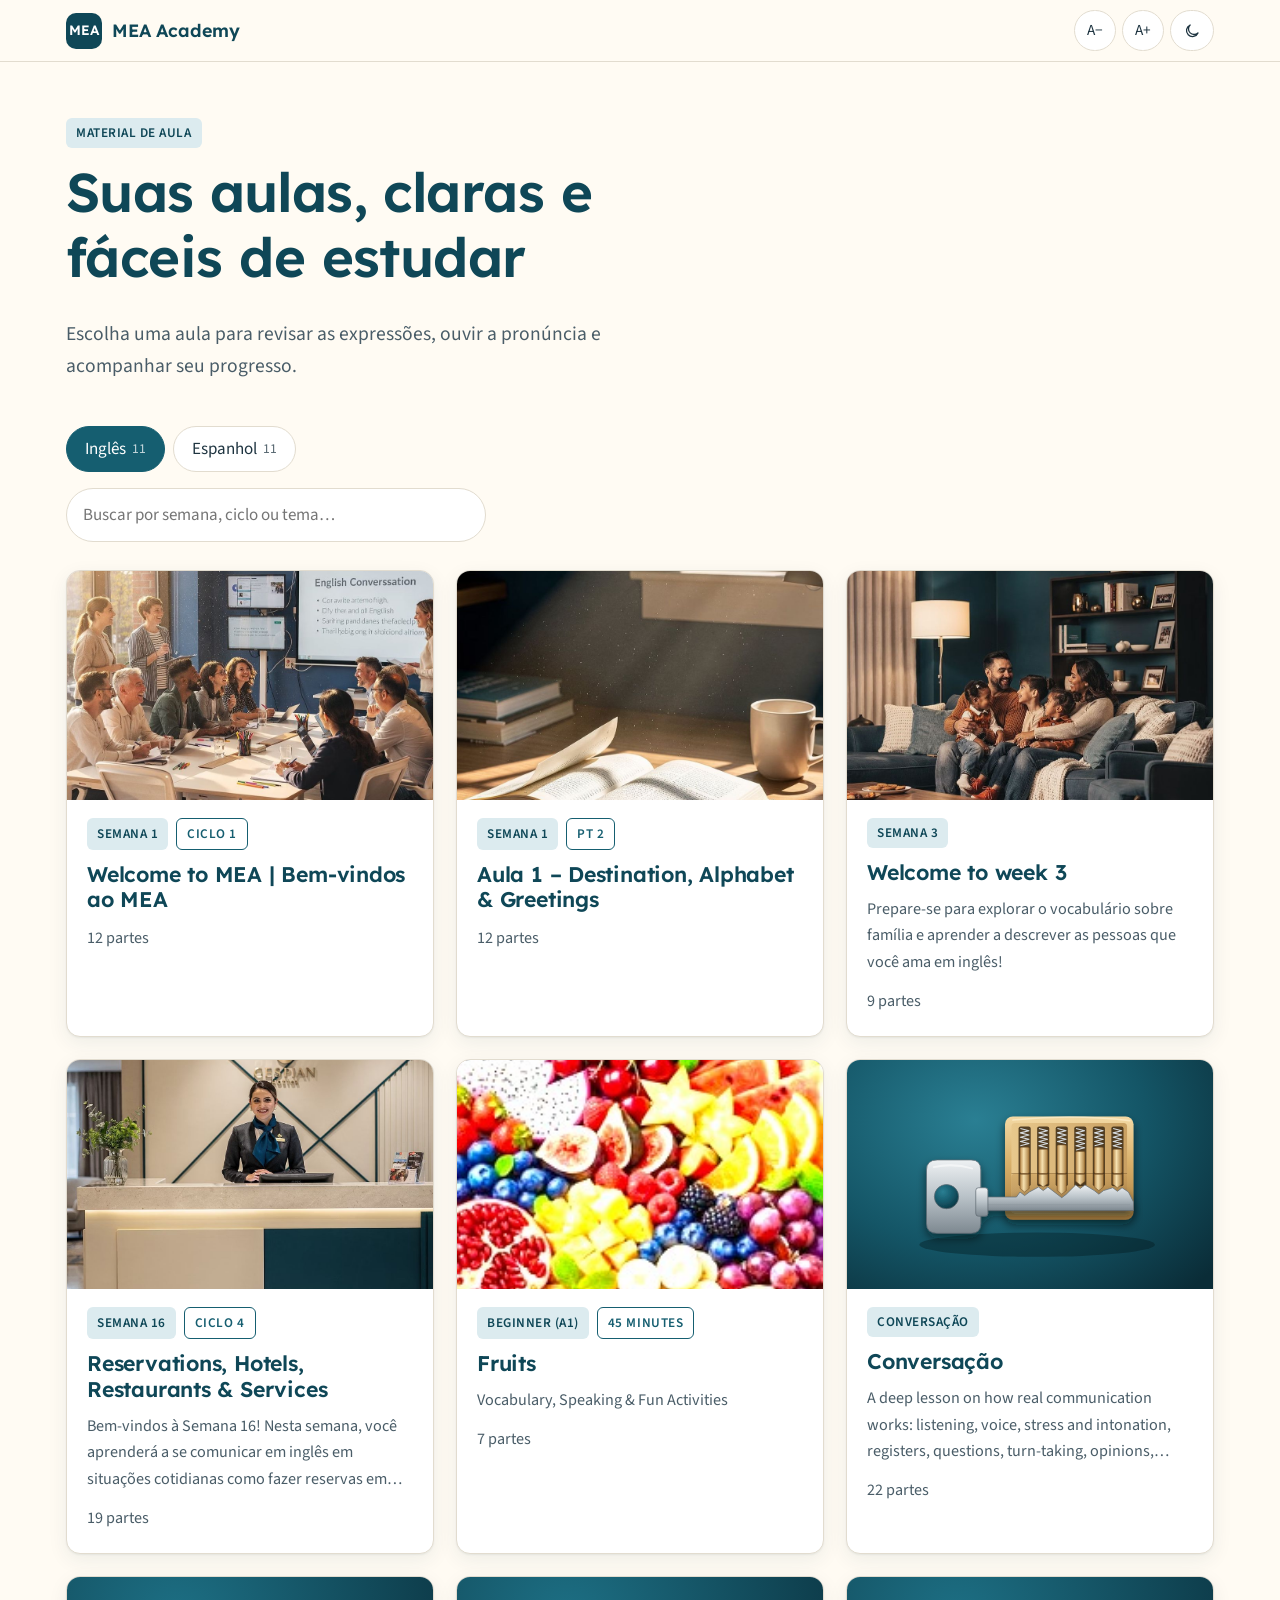
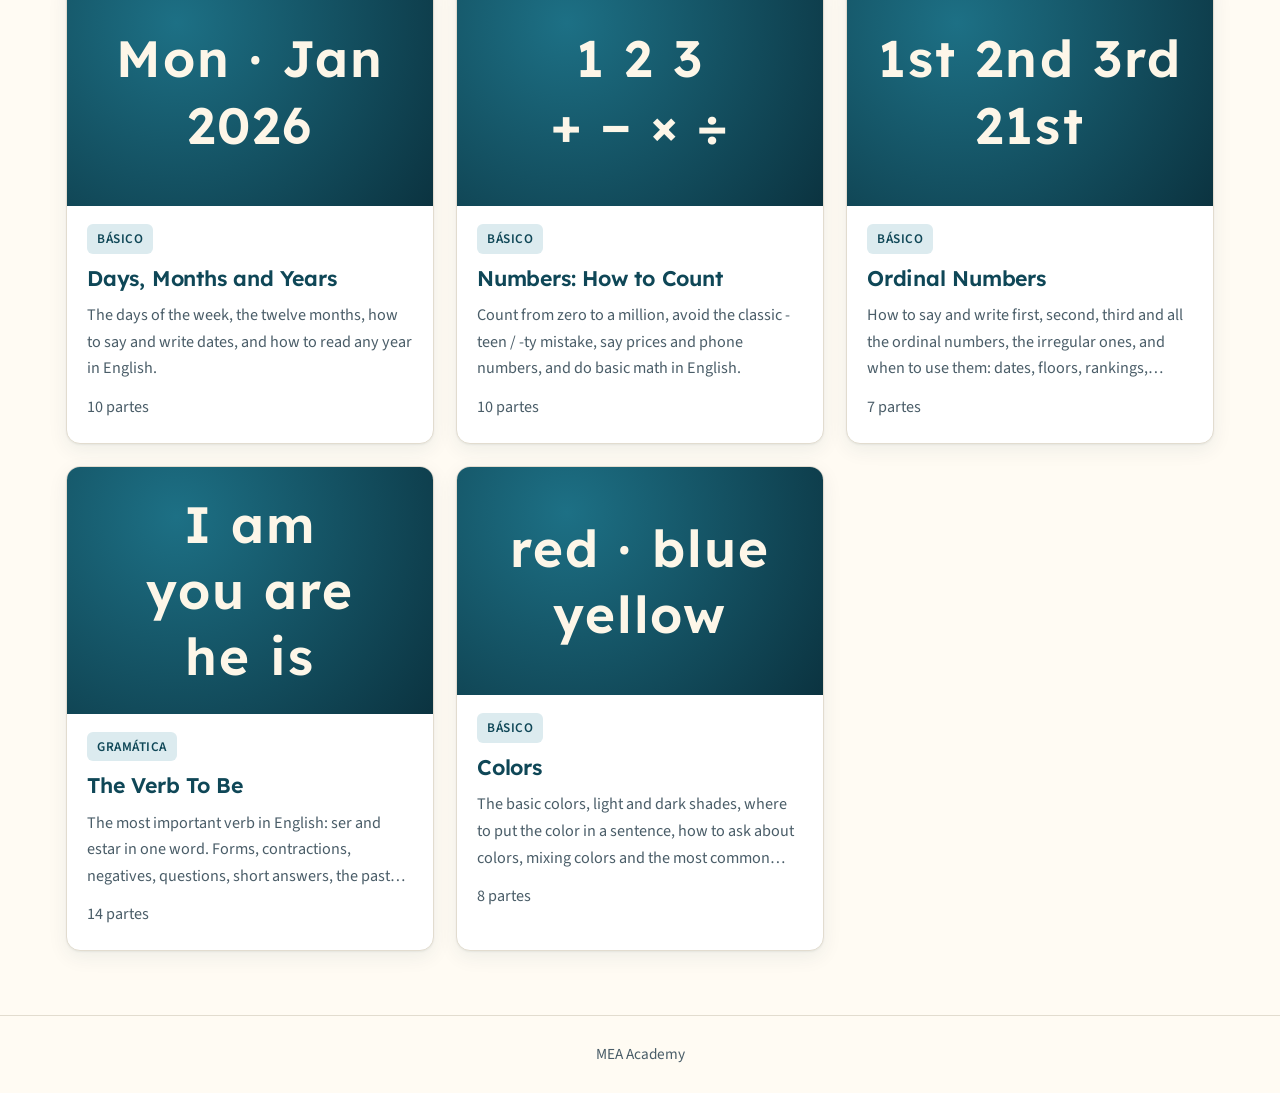
<file: index.html>
<!doctype html>
<html lang="pt-BR">
<head>
  <meta charset="utf-8">
  <meta name="viewport" content="width=device-width, initial-scale=1">
  <title>MEA Academy · Aulas</title>
  <meta name="description" content="Aulas da MEA Academy em formato visual, acessível e fácil de estudar.">
  <link rel="preconnect" href="https://fonts.googleapis.com">
  <link rel="preconnect" href="https://fonts.gstatic.com" crossorigin>
  <link href="https://fonts.googleapis.com/css2?family=Lexend:wght@400;500;600&family=Source+Sans+3:wght@400;600;700&display=swap" rel="stylesheet">
  <link rel="icon" href="assets/favicon.svg" type="image/svg+xml">
  <link rel="stylesheet" href="assets/css/style.css">
</head>
<body>
  <a class="pular" href="#conteudo">Pular para o conteúdo</a>
  <header class="topo">
    <div class="topo-in">
      <a class="marca" href="./"><span class="marca-logo">MEA</span>MEA Academy</a>
      <div class="ferramentas" id="ferramentas"></div>
    </div>
  </header>

  <main id="conteudo">
    <section class="home-hero">
      <div class="selos"><span class="selo">Material de aula</span></div>
      <h1>Suas aulas, claras e fáceis de estudar</h1>
      <p>Escolha uma aula para revisar as expressões, ouvir a pronúncia e acompanhar seu progresso.</p>
    </section>
    <div class="idiomas" id="idiomas" role="tablist" aria-label="Idioma das aulas"></div>
    <div class="busca">
      <label class="sr-only" for="busca">Buscar aula</label>
      <input id="busca" type="search" placeholder="Buscar por semana, ciclo ou tema…">
    </div>
    <div class="grade-aulas" id="aulas" aria-live="polite"></div>
  </main>

  <footer class="rodape">MEA Academy</footer>

  <script src="assets/js/app.js"></script>
  <script>
    MEA.montarFerramentas("#ferramentas");
    const s = document.createElement("script");
    s.src = "aulas/lista.js?v=" + Date.now();
    s.onload = () => MEA.renderizarInicio();
    document.head.appendChild(s);
  </script>
</body>
</html>
</file>
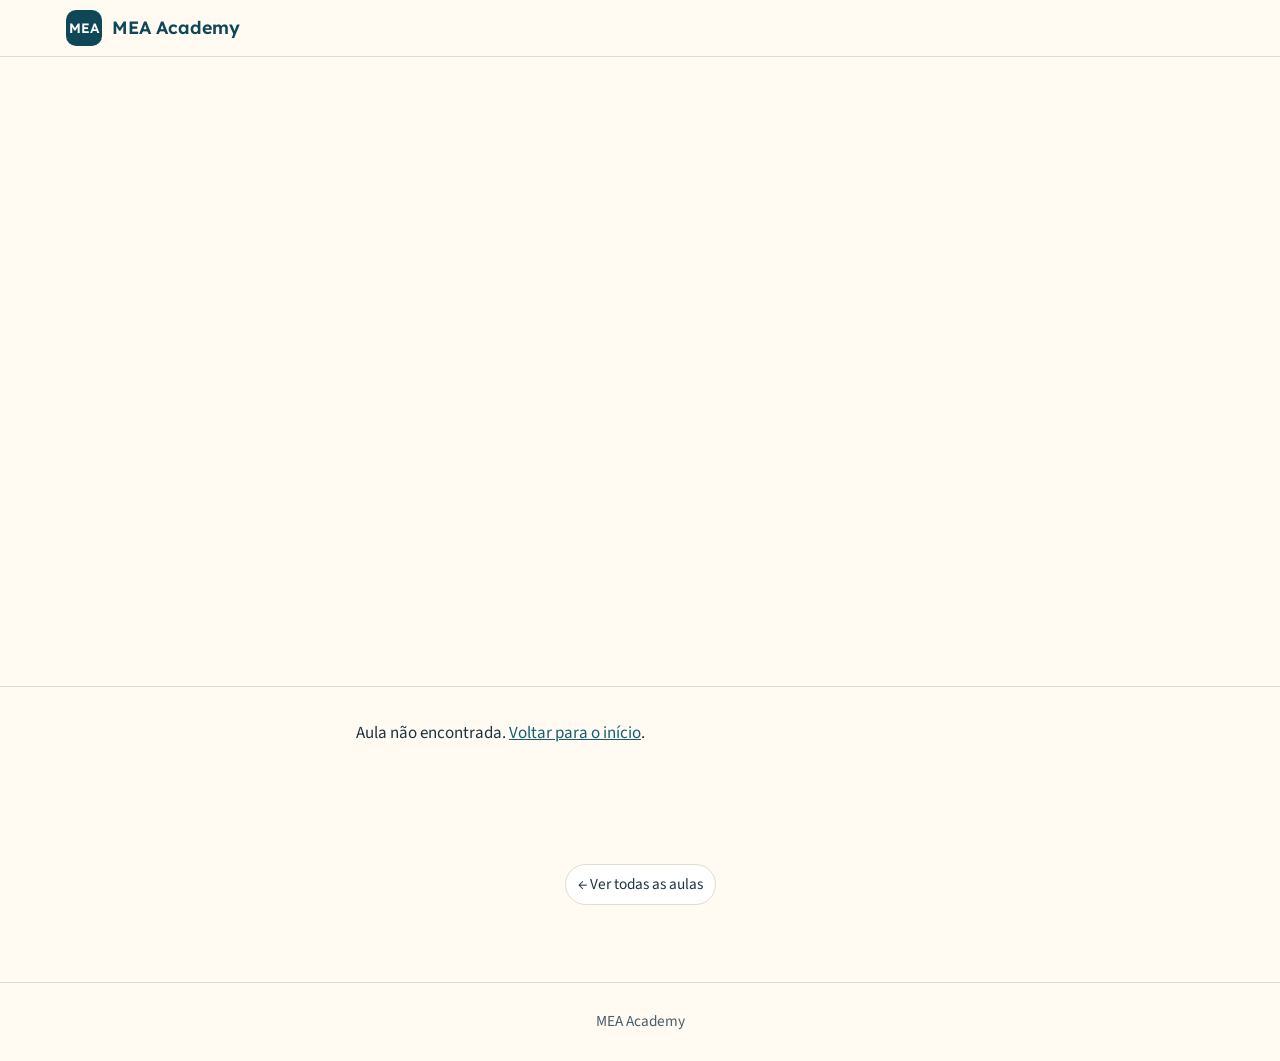
<file: aula.html>
<!doctype html>
<html lang="pt-BR">
<head>
  <meta charset="utf-8">
  <meta name="viewport" content="width=device-width, initial-scale=1">
  <title>Aula · MEA Academy</title>
  <link rel="preconnect" href="https://fonts.googleapis.com">
  <link rel="preconnect" href="https://fonts.gstatic.com" crossorigin>
  <link href="https://fonts.googleapis.com/css2?family=Lexend:wght@400;500;600&family=Source+Sans+3:wght@400;600;700&display=swap" rel="stylesheet">
  <link rel="icon" href="assets/favicon.svg" type="image/svg+xml">
  <link rel="stylesheet" href="assets/css/style.css">
</head>
<body>
  <a class="pular" href="#secoes">Pular para o conteúdo</a>
  <header class="topo">
    <div class="topo-in">
      <a class="marca" href="./"><span class="marca-logo">MEA</span><span>MEA Academy</span></a>
      <div class="ferramentas" id="ferramentas"></div>
    </div>
    <div class="progresso" aria-hidden="true"></div>
  </header>

  <main>
    <section class="capa" id="capa"></section>
    <div class="aula">
      <nav class="sumario" id="sumario" aria-label="Partes da aula"></nav>
      <div id="secoes"></div>
    </div>
    <p class="fim"><a class="btn" href="./">← Ver todas as aulas</a></p>
  </main>

  <footer class="rodape">MEA Academy</footer>

  <script src="assets/js/app.js"></script>
  <script>
    (async () => {
      const id = new URLSearchParams(location.search).get("id");
      if (id) await MEA.carregar([id]);
      const aula = MEA.aulas[id];
      if (!aula) { document.getElementById("secoes").innerHTML = '<p>Aula não encontrada. <a href="./">Voltar para o início</a>.</p>'; return; }
      MEA.renderizarAula(aula);
      MEA.montarFerramentas("#ferramentas", { estudo: true });
    })();
  </script>
</body>
</html>
</file>
<file: assets/css/style.css>
/* MEA Academy — identidade visual
   Azul petróleo + creme, cantos suaves, muito respiro. */
:root {
  --petroleo-900: #0b3340;
  --petroleo-800: #0f4757;
  --petroleo-700: #155e70;
  --petroleo-600: #1d7085;
  --petroleo-100: #dcebef;
  --petroleo-50:  #eef6f8;
  --creme:   #fffbf3;
  --areia:   #f2ede3;
  --areia-escura: #e2dccf;
  --dourado: #c9a45c;
  --texto:   #1e3440;
  --texto-suave: #4a5d68;
  --branco:  #ffffff;

  --bg: var(--creme);
  --surface: var(--branco);
  --card: var(--areia);
  --linha: var(--areia-escura);
  --titulo: var(--petroleo-800);
  --acento: var(--petroleo-700);
  --acento-txt: #ffffff;
  --dica-bg: var(--petroleo-100);

  --raio: 14px;
  --sombra: 0 1px 2px rgba(11,51,64,.06), 0 6px 20px rgba(11,51,64,.07);
  --fonte-titulo: "Lexend", "Segoe UI", system-ui, sans-serif;
  --fonte-texto: "Source Sans 3", "Segoe UI", system-ui, sans-serif;
  --escala: 1;
}

@media (prefers-color-scheme: dark) {
  :root:not([data-theme="light"]) {
    --bg: #0c1d24; --surface: #11262f; --card: #163039; --linha: #23414c;
    --titulo: #8fd0de; --acento: #3f9bb0; --acento-txt: #06161c;
    --texto: #e6eef0; --texto-suave: #a9bcc3; --dica-bg: #173a45;
  }
}
:root[data-theme="dark"] {
  --bg: #0c1d24; --surface: #11262f; --card: #163039; --linha: #23414c;
  --titulo: #8fd0de; --acento: #3f9bb0; --acento-txt: #06161c;
  --texto: #e6eef0; --texto-suave: #a9bcc3; --dica-bg: #173a45;
}

* { box-sizing: border-box; }
html { font-size: calc(17px * var(--escala)); scroll-behavior: smooth; scroll-padding-top: 84px; }
@media (prefers-reduced-motion: reduce) { html { scroll-behavior: auto; } * { transition: none !important; animation: none !important; } }
body {
  margin: 0; background: var(--bg); color: var(--texto);
  font-family: var(--fonte-texto); line-height: 1.65; -webkit-font-smoothing: antialiased;
}
img { max-width: 100%; display: block; }
a { color: var(--acento); }
h1, h2, h3, h4 { font-family: var(--fonte-titulo); color: var(--titulo); line-height: 1.2; margin: 0 0 .5em; font-weight: 600; letter-spacing: -.01em; }
p { margin: 0 0 1em; }
:focus-visible { outline: 3px solid var(--dourado); outline-offset: 3px; border-radius: 6px; }
.sr-only { position: absolute; width: 1px; height: 1px; overflow: hidden; clip: rect(0 0 0 0); white-space: nowrap; }
.pular { position: absolute; left: 16px; top: -60px; background: var(--petroleo-800); color: #fff; padding: 10px 16px; border-radius: 8px; z-index: 100; }
.pular:focus { top: 12px; }

/* ---------- Barra superior ---------- */
.topo {
  position: sticky; top: 0; z-index: 50;
  background: color-mix(in srgb, var(--bg) 88%, transparent);
  backdrop-filter: saturate(1.4) blur(10px);
  border-bottom: 1px solid var(--linha);
}
.topo-in { max-width: 1180px; margin: 0 auto; padding: 10px 16px; display: flex; align-items: center; gap: 12px; }
.marca { display: flex; align-items: center; gap: 10px; text-decoration: none; color: var(--titulo); font-family: var(--fonte-titulo); font-weight: 600; font-size: 1.05rem; margin-right: auto; }
.marca-logo { width: 36px; height: 36px; border-radius: 10px; background: var(--petroleo-800); color: #fff; display: grid; place-items: center; font-size: .8rem; letter-spacing: .02em; }
.ferramentas { display: flex; gap: 6px; flex-wrap: wrap; justify-content: flex-end; }
.btn {
  font: inherit; font-size: .9rem; cursor: pointer; display: inline-flex; align-items: center; gap: 6px;
  border: 1px solid var(--linha); background: var(--surface); color: var(--texto);
  padding: 7px 12px; border-radius: 999px; min-height: 40px; text-decoration: none;
}
.btn:hover { border-color: var(--acento); }
.btn[aria-pressed="true"] { background: var(--acento); color: var(--acento-txt); border-color: var(--acento); }
.btn svg { width: 18px; height: 18px; }
.btn-primario { background: var(--acento); color: var(--acento-txt); border-color: var(--acento); }
.progresso { position: absolute; left: 0; bottom: -1px; height: 3px; background: var(--dourado); width: 0; transition: width .15s; }
@media (max-width: 640px) { .btn .rotulo { display: none; } .btn { padding: 7px 10px; } }

/* ---------- Página inicial ---------- */
.home-hero { max-width: 1180px; margin: 0 auto; padding: 56px 16px 24px; }
.home-hero h1 { font-size: clamp(2rem, 5vw, 3.2rem); max-width: 16ch; }
.home-hero p { font-size: 1.15rem; color: var(--texto-suave); max-width: 60ch; }
.grade-aulas { max-width: 1180px; margin: 0 auto; padding: 8px 16px 64px; display: grid; gap: 22px; grid-template-columns: repeat(auto-fill, minmax(290px, 1fr)); }
.aula-card { background: var(--surface); border-radius: var(--raio); overflow: hidden; box-shadow: var(--sombra); text-decoration: none; color: inherit; display: flex; flex-direction: column; transition: transform .2s, box-shadow .2s; border: 1px solid var(--linha); }
.aula-card:hover { transform: translateY(-3px); box-shadow: 0 12px 32px rgba(11,51,64,.14); }
.aula-card img { aspect-ratio: 16/10; object-fit: cover; width: 100%; }
.aula-card .corpo { padding: 18px 20px 22px; }
.aula-card h2 { font-size: 1.25rem; }
.aula-card p { color: var(--texto-suave); font-size: .95rem; margin: 0; display: -webkit-box; -webkit-line-clamp: 3; -webkit-box-orient: vertical; overflow: hidden; }
.selos { display: flex; gap: 8px; flex-wrap: wrap; margin-bottom: 12px; }
.selo { font-size: .78rem; text-transform: uppercase; letter-spacing: .04em; padding: 4px 10px; border-radius: 6px; background: var(--petroleo-100); color: var(--petroleo-800); font-weight: 600; display: inline-flex; gap: 6px; align-items: center; }
.selo.contorno { background: transparent; border: 1.5px solid var(--acento); color: var(--acento); }
:root[data-theme="dark"] .selo:not(.contorno) { background: #1d4552; color: #cfe9ef; }
@media (prefers-color-scheme: dark) { :root:not([data-theme="light"]) .selo:not(.contorno) { background: #1d4552; color: #cfe9ef; } }
.busca { max-width: 1180px; margin: 0 auto; padding: 0 16px 20px; }
.busca input { width: 100%; max-width: 420px; font: inherit; padding: 12px 16px; border-radius: 999px; border: 1px solid var(--linha); background: var(--surface); color: var(--texto); }

/* ---------- Capa da aula ---------- */
.capa { display: grid; grid-template-columns: minmax(0, 5fr) minmax(0, 7fr); min-height: 70vh; border-bottom: 1px solid var(--linha); }
.capa-img { position: relative; background: var(--petroleo-900); }
.capa-img img { width: 100%; height: 100%; object-fit: cover; position: absolute; inset: 0; }
.capa-txt { padding: clamp(32px, 6vw, 80px); display: flex; flex-direction: column; justify-content: center; }
.capa-txt .curso { font-family: var(--fonte-titulo); font-size: clamp(1.1rem, 2.4vw, 1.6rem); color: var(--titulo); margin-bottom: 14px; }
.capa-txt h1 { font-size: clamp(2.2rem, 5.4vw, 3.8rem); margin: 14px 0 22px; }
.capa-txt p { font-size: 1.1rem; color: var(--texto-suave); max-width: 58ch; }
.capa-acoes { display: flex; gap: 10px; flex-wrap: wrap; margin-top: 10px; }
@media (max-width: 820px) {
  .capa { grid-template-columns: 1fr; min-height: 0; }
  .capa-img { aspect-ratio: 16/10; }
}

/* ---------- Layout da aula ---------- */
.aula { max-width: 1180px; margin: 0 auto; padding: 32px 16px 80px; display: grid; grid-template-columns: 250px minmax(0, 1fr); gap: 40px; }
.sumario { position: sticky; top: 84px; align-self: start; max-height: calc(100vh - 100px); overflow: auto; padding-right: 4px; }
.sumario h2 { font-size: .8rem; text-transform: uppercase; letter-spacing: .08em; color: var(--texto-suave); margin-bottom: 10px; }
.sumario ol { list-style: none; margin: 0; padding: 0; counter-reset: s; }
.sumario a { display: flex; gap: 10px; align-items: baseline; text-decoration: none; color: var(--texto-suave); padding: 7px 10px; border-radius: 8px; font-size: .92rem; line-height: 1.35; border-left: 3px solid transparent; }
.sumario a::before { counter-increment: s; content: counter(s, decimal-leading-zero); font-family: var(--fonte-titulo); font-size: .75rem; color: var(--acento); min-width: 1.6em; }
.sumario a:hover { background: var(--card); color: var(--texto); }
.sumario a.ativo { background: var(--card); color: var(--titulo); border-left-color: var(--acento); font-weight: 600; }
.sumario a.feito::after { content: "✓"; margin-left: auto; color: var(--acento); font-weight: 700; }
@media (max-width: 960px) {
  .aula { grid-template-columns: 1fr; gap: 16px; }
  .sumario { position: static; max-height: none; }
  .sumario details { background: var(--surface); border: 1px solid var(--linha); border-radius: var(--raio); padding: 12px 14px; }
}
.sumario summary { cursor: pointer; font-family: var(--fonte-titulo); color: var(--titulo); list-style: none; }
@media (min-width: 961px) { .sumario summary { display: none; } }

/* ---------- Seções ---------- */
.secao { background: var(--surface); border: 1px solid var(--linha); border-radius: calc(var(--raio) + 6px); margin-bottom: 28px; overflow: hidden; }
.secao-cab { display: flex; align-items: center; gap: 14px; padding: 28px 32px 0; }
.secao-num { font-family: var(--fonte-titulo); font-size: .8rem; color: var(--acento); letter-spacing: .06em; }
.secao-icone { width: 48px; height: 48px; flex: none; border-radius: 12px; background: var(--petroleo-100); color: var(--petroleo-800); display: grid; place-items: center; }
:root[data-theme="dark"] .secao-icone { background: #1d4552; color: #cfe9ef; }
@media (prefers-color-scheme: dark) { :root:not([data-theme="light"]) .secao-icone { background: #1d4552; color: #cfe9ef; } }
.secao-icone svg { width: 26px; height: 26px; }
.secao h2 { font-size: clamp(1.45rem, 3vw, 2rem); margin: 2px 0 0; }
.secao-corpo { padding: 22px 32px 32px; }
.secao-com-img .secao-corpo { display: grid; grid-template-columns: minmax(0, 1fr) minmax(0, 340px); gap: 28px; align-items: start; }
.secao-foto { border-radius: var(--raio); overflow: hidden; position: sticky; top: 96px; }
.secao-foto img { width: 100%; aspect-ratio: 4/5; object-fit: cover; }
.secao-foto.larga img { aspect-ratio: 16/10; }
@media (max-width: 760px) {
  .secao-cab { padding: 22px 20px 0; }
  .secao-corpo { padding: 18px 20px 24px; }
  .secao-com-img .secao-corpo { grid-template-columns: 1fr; }
  .secao-foto { position: static; order: -1; }
  .secao-foto img { aspect-ratio: 16/10; }
}
.secao-rodape { display: flex; justify-content: flex-end; padding: 0 32px 24px; }
@media (max-width: 760px) { .secao-rodape { padding: 0 20px 20px; } }
.blocos > * + * { margin-top: 20px; }
.texto { font-size: 1.05rem; color: var(--texto); max-width: 68ch; }

/* ---------- Frase em inglês ---------- */
.en { font-weight: 700; color: var(--texto); font-size: 1.08rem; display: inline; }
.pt { color: var(--texto-suave); display: block; margin-top: 4px; }
.pt .rot { font-style: italic; }
.frase-linha { display: flex; gap: 8px; align-items: flex-start; }
.frase-linha .en-wrap { flex: 1; }
.ouvir { flex: none; width: 36px; height: 36px; border-radius: 50%; border: 1px solid var(--linha); background: var(--surface); color: var(--acento); cursor: pointer; display: grid; place-items: center; transition: background .15s; }
.ouvir:hover, .ouvir.tocando { background: var(--acento); color: var(--acento-txt); border-color: var(--acento); }
.ouvir svg { width: 18px; height: 18px; }
.nota { color: var(--texto-suave); font-size: .96rem; margin-top: 10px; }

/* modo estudo: esconde traduções até clicar */
body.modo-estudo .pt { filter: blur(6px); cursor: pointer; user-select: none; transition: filter .2s; }
body.modo-estudo .pt.revelado { filter: none; user-select: auto; }
body.modo-estudo .pt::after { content: ""; }

/* ---------- Bloco: chave ---------- */
.chave { background: var(--petroleo-700); color: #fff; border-radius: var(--raio); padding: 22px 24px; }
.chave h3 { color: #fff; font-size: 1.2rem; }
.chave p { margin: 0; opacity: .95; }

/* ---------- Bloco: lista de frases ---------- */
.frases h3 { font-size: 1.15rem; }
.frases ul { list-style: none; padding: 0; margin: 0; display: grid; gap: 10px; }
.frases li { background: var(--card); border-radius: 12px; padding: 12px 14px; }
.frases li .pt { display: inline; margin: 0; }
.frases li .sep { color: var(--texto-suave); margin: 0 .35em; }
.frases.icones li { display: grid; grid-template-columns: 52px 1fr; gap: 14px; align-items: start; background: transparent; border-bottom: 1px solid var(--linha); border-radius: 0; padding: 14px 0; }
.frases.icones li:last-child { border-bottom: 0; }
.frases.icones .pt { display: block; }
.frases.icones .tit { font-family: var(--fonte-titulo); color: var(--titulo); font-size: 1.05rem; margin-bottom: 4px; }
.icone-bolha { width: 52px; height: 52px; border-radius: 14px; background: var(--card); color: var(--acento); display: grid; place-items: center; }
.icone-bolha svg { width: 26px; height: 26px; }

/* ---------- Bloco: cartões ---------- */
.cartoes { display: grid; gap: 14px; grid-template-columns: repeat(auto-fit, minmax(220px, 1fr)); }
.cartao { background: var(--card); border-radius: var(--raio); padding: 20px; position: relative; }
.cartao h3 { font-size: 1.12rem; }
.cartao p:last-child { margin-bottom: 0; }
.cartoes.borda .cartao { background: var(--surface); border: 1px solid var(--linha); border-left: 6px solid var(--acento); }
.cartoes.barra .cartao { background: transparent; border-left: 4px solid var(--acento); border-radius: 0 var(--raio) var(--raio) 0; padding: 6px 4px 6px 18px; }
.cartoes.numerado { counter-reset: n; }
.cartoes.numerado .cartao { background: var(--surface); border: 1px solid var(--linha); border-top: 6px solid var(--acento); padding-top: 34px; margin-top: 20px; }
.cartoes.numerado .cartao::before { counter-increment: n; content: counter(n); position: absolute; top: -26px; left: 50%; transform: translateX(-50%); width: 46px; height: 46px; border-radius: 50%; background: var(--acento); color: var(--acento-txt); font-family: var(--fonte-titulo); display: grid; place-items: center; font-size: 1.1rem; border: 4px solid var(--surface); }
.cartoes.foto .cartao, .cartoes.miniatura .cartao { background: transparent; padding: 0; }
.cartoes.foto .cartao img { border-radius: var(--raio); aspect-ratio: 16/10; object-fit: cover; width: 100%; margin-bottom: 14px; }
.cartoes.miniatura .cartao { display: grid; grid-template-columns: 76px 1fr; gap: 14px; }
.cartoes.miniatura .cartao img { width: 76px; height: 76px; object-fit: cover; border-radius: 10px; }
.cartoes.icone .icone-bolha { background: var(--acento); color: var(--acento-txt); border-radius: 50%; margin-bottom: 14px; }
.cartao .frase-linha + .nota { margin-top: 10px; }

/* ---------- Bloco: dica ---------- */
.dica { background: var(--dica-bg); border-radius: var(--raio); padding: 16px 20px; display: flex; gap: 14px; align-items: flex-start; }
.dica svg { width: 24px; height: 24px; flex: none; color: var(--acento); margin-top: 2px; }
.dica p { margin: 0; }

/* ---------- Bloco: destaque (citação) ---------- */
.destaque { border-left: 4px solid var(--acento); padding: 6px 0 6px 22px; margin: 0; font-size: 1.08rem; color: var(--texto); }
.destaque p { margin: 0; }

/* ---------- Bloco: diálogo ---------- */
.dialogo { display: grid; gap: 16px; }
.fala { max-width: 82%; background: var(--card); border-radius: 18px 18px 18px 4px; padding: 14px 18px; position: relative; }
.fala.b { margin-left: auto; background: var(--petroleo-50); border: 1px solid var(--petroleo-100); border-radius: 18px 18px 4px 18px; }
:root[data-theme="dark"] .fala.b { background: #133844; border-color: #1f4c59; }
@media (prefers-color-scheme: dark) { :root:not([data-theme="light"]) .fala.b { background: #133844; border-color: #1f4c59; } }
.fala .quem { font-family: var(--fonte-titulo); color: var(--titulo); font-size: .95rem; margin-bottom: 6px; display: flex; align-items: center; gap: 8px; }
.avatar { width: 28px; height: 28px; border-radius: 50%; background: var(--acento); color: var(--acento-txt); display: grid; place-items: center; font-size: .75rem; }
.fala.b .avatar { background: var(--petroleo-900); color: #fff; }
@media (max-width: 560px) { .fala { max-width: 94%; } }
.dialogo-acoes { display: flex; justify-content: flex-end; }

.papeis { display: flex; align-items: center; justify-content: center; gap: 0; padding: 8px 0; }
.papel { text-align: center; font-family: var(--fonte-titulo); color: var(--titulo); font-size: .95rem; width: 150px; }
.papel .circ { width: 112px; height: 112px; margin: 0 auto 10px; border-radius: 50%; border: 10px solid var(--acento); display: grid; place-items: center; color: var(--acento); background: var(--surface); }
.papel .circ svg { width: 40px; height: 40px; }
.papel + .papel { margin-left: -22px; }
.papeis-seta { color: var(--acento); width: 28px; height: 28px; margin: 0 -8px 34px; position: relative; z-index: 1; }

/* ---------- Bloco: passos ---------- */
.passos { list-style: none; margin: 0; padding: 0; position: relative; }
.passos li { display: grid; grid-template-columns: 44px 1fr; gap: 18px; padding-bottom: 22px; position: relative; }
.passos li:not(:last-child)::before { content: ""; position: absolute; left: 21px; top: 44px; bottom: 0; width: 2px; background: var(--linha); }
.passo-n { width: 44px; height: 44px; border-radius: 10px; background: var(--card); color: var(--titulo); font-family: var(--fonte-titulo); font-weight: 600; display: grid; place-items: center; font-size: 1.1rem; }
.passos h3 { font-size: 1.1rem; margin: 8px 0 6px; }
.passos.linha { display: grid; grid-template-columns: repeat(auto-fit, minmax(200px, 1fr)); gap: 22px; }
.passos.linha li { display: block; padding: 0; }
.passos.linha li::before { display: none; }
.passos.linha .passo-n { width: auto; height: auto; background: none; justify-content: start; font-weight: 400; font-size: .95rem; color: var(--texto-suave); border-bottom: 2px solid var(--acento); padding-bottom: 6px; border-radius: 0; }

/* ---------- Bloco: gráfico ---------- */
.grafico { display: grid; grid-template-columns: 34px 1fr; gap: 8px; height: 280px; padding: 8px 0 0; }
.grafico-eixo { display: flex; flex-direction: column-reverse; justify-content: space-between; font-size: .78rem; color: var(--texto-suave); text-align: right; padding-bottom: 28px; }
.grafico-area { position: relative; border-left: 1.5px solid var(--texto); border-bottom: 1.5px solid var(--texto); margin-bottom: 28px; display: flex; align-items: flex-end; justify-content: space-around; gap: 6%; padding: 0 6%; }
.grafico-area .grade { position: absolute; left: 0; right: 0; border-top: 1px solid var(--linha); }
.barra-g { flex: 1; position: relative; border-radius: 6px 6px 0 0; background: var(--petroleo-700); transform-origin: bottom; animation: sobe .9s cubic-bezier(.2,.8,.2,1) both; }
.barra-g:nth-child(1) { background: var(--petroleo-900); }
.barra-g:nth-child(3) { background: #3d7595; }
:root[data-theme="dark"] .barra-g:nth-child(1) { background: #8fd0de; }
.barra-g span { position: absolute; top: 100%; left: 50%; transform: translateX(-50%); white-space: nowrap; font-size: .82rem; color: var(--texto-suave); padding-top: 6px; }
@keyframes sobe { from { transform: scaleY(0); } }

/* ---------- Rodapé da aula ---------- */
.fim { text-align: center; padding: 20px 16px 60px; color: var(--texto-suave); }
.marcar.feito { background: var(--acento); color: var(--acento-txt); border-color: var(--acento); }
.rodape { border-top: 1px solid var(--linha); padding: 26px 16px; text-align: center; color: var(--texto-suave); font-size: .9rem; }

/* entrada suave das seções */
.revela { animation: entra .5s ease-out both; }
@keyframes entra { from { opacity: .4; transform: translateY(8px); } }

@media print {
  .topo, .sumario, .ouvir, .secao-rodape, .capa-acoes { display: none !important; }
  .aula { display: block; }
  .secao { break-inside: avoid; box-shadow: none; }
  .revela { opacity: 1; transform: none; }
  body.modo-estudo .pt { filter: none; }
}

/* ajustes finos */
.selo, .marca { white-space: nowrap; }
.papeis { align-items: flex-start; }
.papeis .papel { margin-top: 0; }
@media (max-width: 960px) { .sumario h2 { display: none; } }
@media (max-width: 640px) { .ferramentas { flex-wrap: nowrap; gap: 4px; } .btn { min-width: 40px; justify-content: center; } }

/* ---------- Blocos da Semana 1 ---------- */
.secao-num { display: flex; align-items: center; gap: 10px; flex-wrap: wrap; }
.secao-num .selo { font-size: .7rem; padding: 2px 8px; }
.secao-banner { width: 100%; aspect-ratio: 1200 / 226; object-fit: cover; }
.capa-sub { font-family: var(--fonte-titulo); color: var(--titulo); font-size: 1.15rem; }
.rot-en { font-weight: 700; color: var(--acento); }
.subtit { font-weight: 700; color: var(--texto-suave); margin: -4px 0 10px; }

.pares { display: grid; gap: 14px; max-width: 68ch; }
.pares h3 { font-size: 1.15rem; margin-bottom: 0; }
.pares .en { font-weight: 400; }
.pares.forte .en, .pares.forte .pt { font-weight: 700; }
.par-pt { margin: 0; }

.bilingue { display: grid; grid-template-columns: repeat(auto-fit, minmax(230px, 1fr)); gap: 16px; }
.bilingue .col { background: var(--card); border-radius: var(--raio); padding: 18px 20px; }
.bilingue h3 { font-size: 1.05rem; color: var(--acento); }
.bilingue .col p { margin: 0 0 .8em; }
.bilingue .frase-linha { margin-bottom: .8em; }
.bilingue .frase-linha p { margin: 0; }

.alfabeto { list-style: none; padding: 0; margin: 0; display: grid; grid-template-columns: repeat(auto-fill, minmax(140px, 1fr)); gap: 10px; }
.letra { width: 100%; font: inherit; color: var(--texto); background: var(--card); border: 1px solid transparent; border-radius: var(--raio); padding: 14px 12px; cursor: pointer; display: grid; gap: 2px; text-align: left; transition: transform .15s, border-color .15s; }
.letra:hover { border-color: var(--acento); transform: translateY(-2px); }
.letra.tocando { background: var(--acento); color: var(--acento-txt); }
.letra.tocando .pt, .letra.tocando .som { color: inherit; }
.letra .l { font-family: var(--fonte-titulo); font-size: 2rem; font-weight: 600; color: var(--titulo); line-height: 1; }
.letra.tocando .l { color: inherit; }
.letra .som { font-weight: 700; color: var(--acento); }
.letra .pal { font-size: .95rem; }
.letra .pt { display: inline; margin: 0; }

.palavras { list-style: none; padding: 0; margin: 0; display: flex; flex-wrap: wrap; gap: 10px; }
.palavras button { font: inherit; font-family: var(--fonte-titulo); font-size: 1.05rem; color: var(--titulo); background: var(--card); border: 1px solid var(--linha); border-radius: 999px; padding: 8px 14px 8px 18px; cursor: pointer; display: inline-flex; align-items: center; gap: 8px; min-height: 44px; }
.palavras button svg { width: 16px; height: 16px; color: var(--acento); }
.palavras button:hover, .palavras button.tocando { background: var(--acento); color: var(--acento-txt); border-color: var(--acento); }
.palavras button.tocando svg, .palavras button:hover svg { color: inherit; }

.citacoes { display: grid; grid-template-columns: repeat(auto-fit, minmax(240px, 1fr)); gap: 16px; }
.citacao { margin: 0; border: 1px solid var(--linha); border-radius: var(--raio); padding: 22px 22px 18px; position: relative; }
.citacao > svg { width: 30px; height: 30px; color: var(--acento); margin-bottom: 8px; }
.cit-pt { font-family: var(--fonte-titulo); color: var(--titulo); font-size: 1.25rem; line-height: 1.3; margin-bottom: 10px; }
.cit-en { font-style: italic; color: var(--texto-suave); margin: 0; flex: 1; }

.lista-falar { list-style: none; padding: 0; margin: 0; display: grid; gap: 6px; }
.lista-falar li { display: flex; align-items: center; justify-content: space-between; gap: 8px; background: var(--surface); border-radius: 10px; padding: 6px 6px 6px 12px; font-weight: 600; }
.cartoes.escuro .cartao { background: var(--petroleo-700); color: #fff; }
.cartoes.escuro .cartao h3, .cartoes.escuro .cartao .en, .cartoes.escuro .cartao .nota, .cartoes.escuro .cartao .pt { color: #fff; }
.cartoes.escuro .cartao .pt { font-style: italic; opacity: .9; }
.cartoes.balao .cartao { border-radius: 18px 18px 4px 18px; }
.cartoes.balao .pt { font-style: italic; }
.titulo-pt { display: block; font-size: .72em; font-weight: 500; color: var(--texto-suave); margin-top: 6px; }

/* ---------- Grupos de vocabulário ---------- */
.grupos { display: grid; grid-template-columns: repeat(auto-fit, minmax(190px, 1fr)); gap: 16px; align-items: start; }
.grupo { background: var(--card); border-radius: var(--raio); padding: 16px; }
.grupo h3 { font-size: 1.05rem; color: var(--acento); }
.grupo ul { list-style: none; padding: 0; margin: 0; display: grid; gap: 4px; }
.grupo button { width: 100%; font: inherit; color: var(--texto); background: transparent; border: 0; border-radius: 8px; padding: 6px 8px; text-align: left; cursor: pointer; display: flex; flex-wrap: wrap; align-items: baseline; gap: 2px 6px; position: relative; padding-right: 28px; }
.grupo button:hover, .grupo button.tocando { background: var(--surface); }
.grupo button .pt { display: inline; margin: 0; }
.grupo button .pt::before { content: "– "; }
.grupo button svg { width: 16px; height: 16px; color: var(--acento); position: absolute; right: 8px; top: 50%; transform: translateY(-50%); }
.grupo .en { font-size: 1rem; }
.secao-num:only-child { margin-top: 2px; }
.frase-linha.texto .en-wrap { flex: 0 1 auto; margin: 0; }

/* ---------- Abas de idioma ---------- */
.idiomas { max-width: 1180px; margin: 0 auto; padding: 0 16px 16px; display: flex; gap: 8px; flex-wrap: wrap; }
.idiomas .btn { font-size: 1rem; padding: 8px 18px; }
.idiomas .conta { font-size: .8rem; opacity: .75; }

/* ---------- Aula com emojis (Fruits) ---------- */
.capa-emoji, .card-emoji { position: absolute; inset: 0; display: grid; place-items: center; text-align: center; background: radial-gradient(circle at 30% 20%, var(--petroleo-600), var(--petroleo-900)); font-size: clamp(3rem, 8vw, 6rem); letter-spacing: .1em; line-height: 1.3; padding: 24px; }
.card-emoji { position: static; aspect-ratio: 16/10; font-size: 3rem; }
.info { display: grid; grid-template-columns: repeat(auto-fit, minmax(150px, 1fr)); gap: 10px; margin: 0; }
.info div { background: var(--card); border-radius: 12px; padding: 12px 14px; }
.info dt { font-size: .78rem; text-transform: uppercase; letter-spacing: .06em; color: var(--texto-suave); }
.info dd { margin: 2px 0 0; font-family: var(--fonte-titulo); color: var(--titulo); font-weight: 600; }
.lista-tit { font-size: 1.1rem; margin-bottom: 4px; }
.lista-simples { margin: 0; padding-left: 1.3em; display: grid; gap: 6px; max-width: 68ch; }
.lista-simples li::marker { color: var(--acento); font-weight: 700; }

.fichas-wrap { display: grid; gap: 14px; justify-items: start; }
.fichas { list-style: none; padding: 0; margin: 0; width: 100%; display: grid; grid-template-columns: repeat(auto-fill, minmax(130px, 1fr)); gap: 10px; }
.ficha, .carta { width: 100%; font: inherit; color: var(--texto); background: var(--card); border: 1px solid transparent; border-radius: var(--raio); padding: 16px 10px 14px; cursor: pointer; display: grid; justify-items: center; gap: 6px; text-align: center; transition: transform .15s, border-color .15s; }
.ficha:hover, .carta:hover { transform: translateY(-2px); border-color: var(--acento); }
.ficha.tocando, .carta.tocando { border-color: var(--acento); box-shadow: 0 0 0 3px var(--petroleo-100); }
.emoji { font-size: 2.8rem; line-height: 1; }
.palavra { display: grid; gap: 2px; }
.palavra strong { font-family: var(--fonte-titulo); color: var(--titulo); font-size: 1.05rem; }
.pt-ficha { color: var(--texto-suave); font-size: .92rem; }
.escondido .ficha:not(.vista) .palavra { visibility: hidden; }

.adivinhe { list-style: none; padding: 0; margin: 0; display: grid; grid-template-columns: repeat(auto-fill, minmax(150px, 1fr)); gap: 12px; }
.carta .emoji { font-size: 3.6rem; }
.carta .perg { font-family: var(--fonte-titulo); color: var(--titulo); font-weight: 600; }
.carta .resp { display: none; font-weight: 700; color: var(--acento); }
.carta .dica-clique { font-size: .8rem; color: var(--texto-suave); }
.carta.revelada .resp { display: block; }
.carta.revelada .dica-clique { display: none; }

.pronuncia { list-style: none; padding: 0; margin: 0; display: grid; grid-template-columns: repeat(auto-fill, minmax(240px, 1fr)); gap: 8px; }
.pronuncia li { display: flex; align-items: center; gap: 10px; background: var(--card); border-radius: 12px; padding: 8px 8px 8px 14px; }
.pr-en { font-weight: 700; min-width: 6.5em; }
.pr-guia { flex: 1; font-family: var(--fonte-titulo); color: var(--acento); letter-spacing: .02em; }

.cores { list-style: none; padding: 0; margin: 0; display: grid; gap: 8px; }
.cores li { display: flex; align-items: center; gap: 12px; background: var(--card); border-radius: 12px; padding: 8px 8px 8px 12px; }
.bolinhas { display: inline-flex; align-items: center; gap: 4px; min-width: 5.2em; }
.emoji-p { font-size: 1.6rem; margin-right: 4px; }
.bol { width: 16px; height: 16px; border-radius: 50%; display: inline-block; box-shadow: inset 0 0 0 1px rgba(0,0,0,.15); flex: none; }
.frase-cor { flex: 1; font-weight: 600; }
.paleta button { gap: 8px; }
.capa-emoji, .card-emoji { white-space: pre-line; }
.pronuncia { grid-template-columns: repeat(auto-fill, minmax(270px, 1fr)); }
.pr-guia { white-space: nowrap; }
.chave.emojis p { font-size: 2.2rem; letter-spacing: .15em; }
.pr-guia { white-space: normal; overflow-wrap: anywhere; }
.capa-emoji, .card-emoji { color: #fdf6e8; }

/* capas tipográficas (sem foto) */
.capa-emoji, .card-emoji { font-family: var(--fonte-titulo); font-weight: 600; letter-spacing: .04em; }
.capa-emoji { font-size: clamp(3rem, 7vw, 5.5rem); }
/* fichas sem figura: a palavra é o destaque; no modo adivinhar some o idioma estudado */
.ficha .palavra strong { font-size: 1.2rem; }
.ficha { border-top: 4px solid var(--acento); }
.escondido .ficha:not(.vista) .palavra { visibility: visible; }
.escondido .ficha:not(.vista) .palavra strong { visibility: hidden; }
.carta { border-top: 4px solid var(--acento); padding-top: 20px; }
.amostra { width: 100%; height: 56px; border-radius: 10px; box-shadow: inset 0 0 0 1px rgba(0,0,0,.12); display: block; }
</file>
